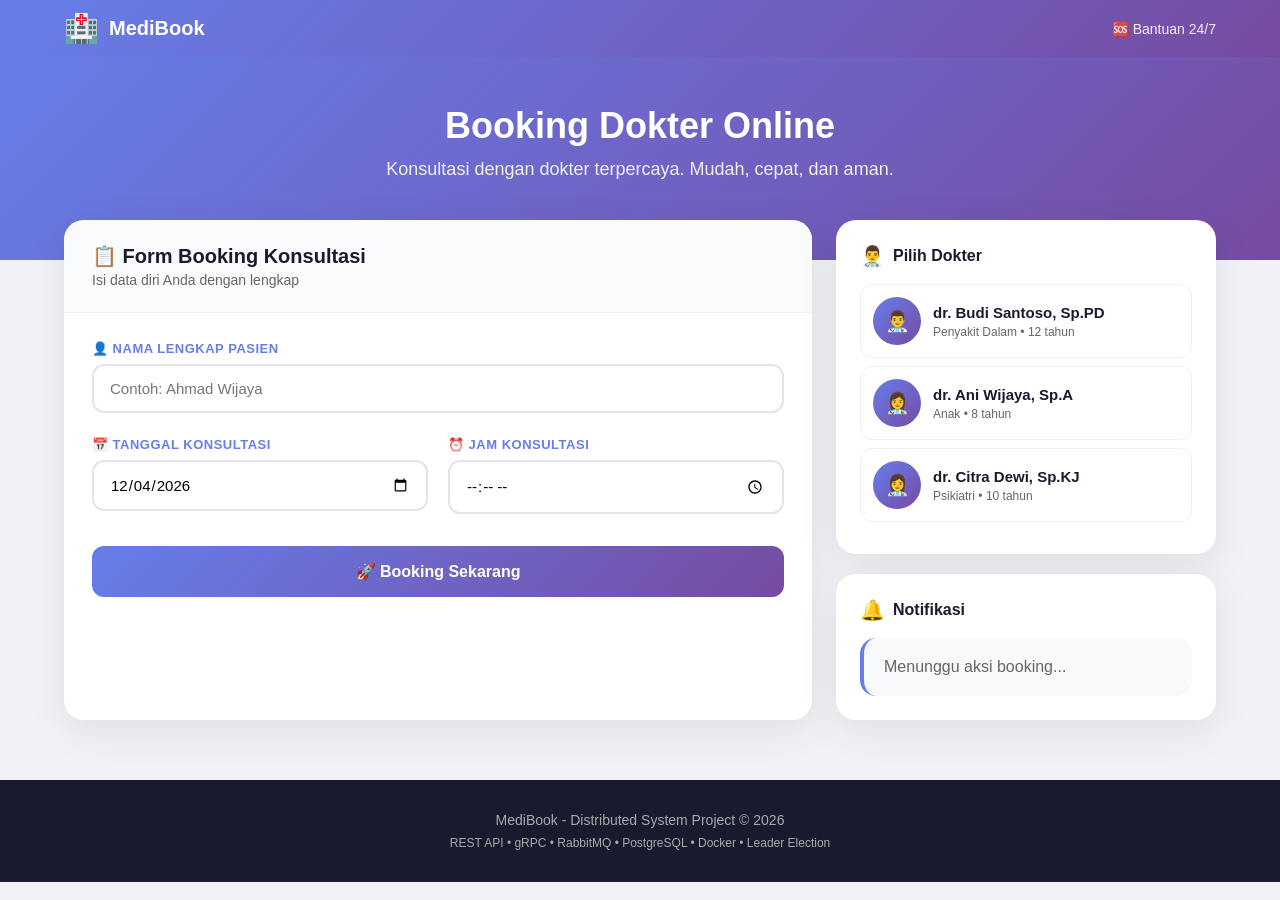
<file: frontend/index.html>
<!DOCTYPE html>
<html lang="id">
<head>
    <meta charset="UTF-8">
    <meta name="viewport" content="width=device-width, initial-scale=1.0">
    <title>MediBook - Booking Appointment</title>
    <link rel="stylesheet" href="style.css">
</head>
<body>

<!-- Top Bar -->
<div class="top-bar">
    <div class="top-bar-content">
        <div class="logo">
            <span>🏥</span>
            MediBook
        </div>
        <a href="#" class="help-link">🆘 Bantuan 24/7</a>
    </div>
</div>

<!-- Hero Section -->
<div class="hero">
    <h1>Booking Dokter Online</h1>
    <p>Konsultasi dengan dokter terpercaya. Mudah, cepat, dan aman.</p>
</div>

<!-- Main Content -->
<div class="container">
    <div class="booking-layout">
        
        <!-- Kolom Kiri: Form Booking -->
        <div class="main-card">
            <div class="card-header">
                <h2>📋 Form Booking Konsultasi</h2>
                <p>Isi data diri Anda dengan lengkap</p>
            </div>
            <div class="card-body">
                <div class="form-group">
                    <label>👤 Nama Lengkap Pasien</label>
                    <input type="text" id="patientName" placeholder="Contoh: Ahmad Wijaya" autocomplete="off">
                </div>
                
                <div class="form-row">
                    <div class="form-group">
                        <label>📅 Tanggal Konsultasi</label>
                        <input type="date" id="tanggal">
                    </div>
                    <div class="form-group">
                        <label>⏰ Jam Konsultasi</label>
                        <input type="time" id="jam">
                    </div>
                </div>
                
                <button class="btn-primary" onclick="processBooking()">
                    🚀 Booking Sekarang
                </button>
            </div>
        </div>
        
        <!-- Kolom Kanan: Pilih Dokter + Notifikasi -->
        <div>
            <!-- Pilih Dokter -->
            <div class="sidebar-card">
                <h3><span>👨‍⚕️</span> Pilih Dokter</h3>
                <div id="doctorListContainer"></div>
                <input type="hidden" id="selectedDoctorId">
            </div>
            
            <!-- Notifikasi -->
            <div class="sidebar-card" style="margin-top: 20px;">
                <h3><span>🔔</span> Notifikasi</h3>
                <div id="notificationContainer">
                    <div class="notification-box" style="background:#f8f9fa;">
                        <div style="color:#666;">Menunggu aksi booking...</div>
                    </div>
                </div>
            </div>
        </div>
        
    </div>
</div>

<!-- Footer -->
<div class="footer">
    <p>MediBook - Distributed System Project © 2026</p>
    <p style="font-size: 12px; margin-top: 8px;">REST API • gRPC • RabbitMQ • PostgreSQL • Docker • Leader Election</p>
</div>

<script src="script.js"></script>
</body>
</html>
</file>
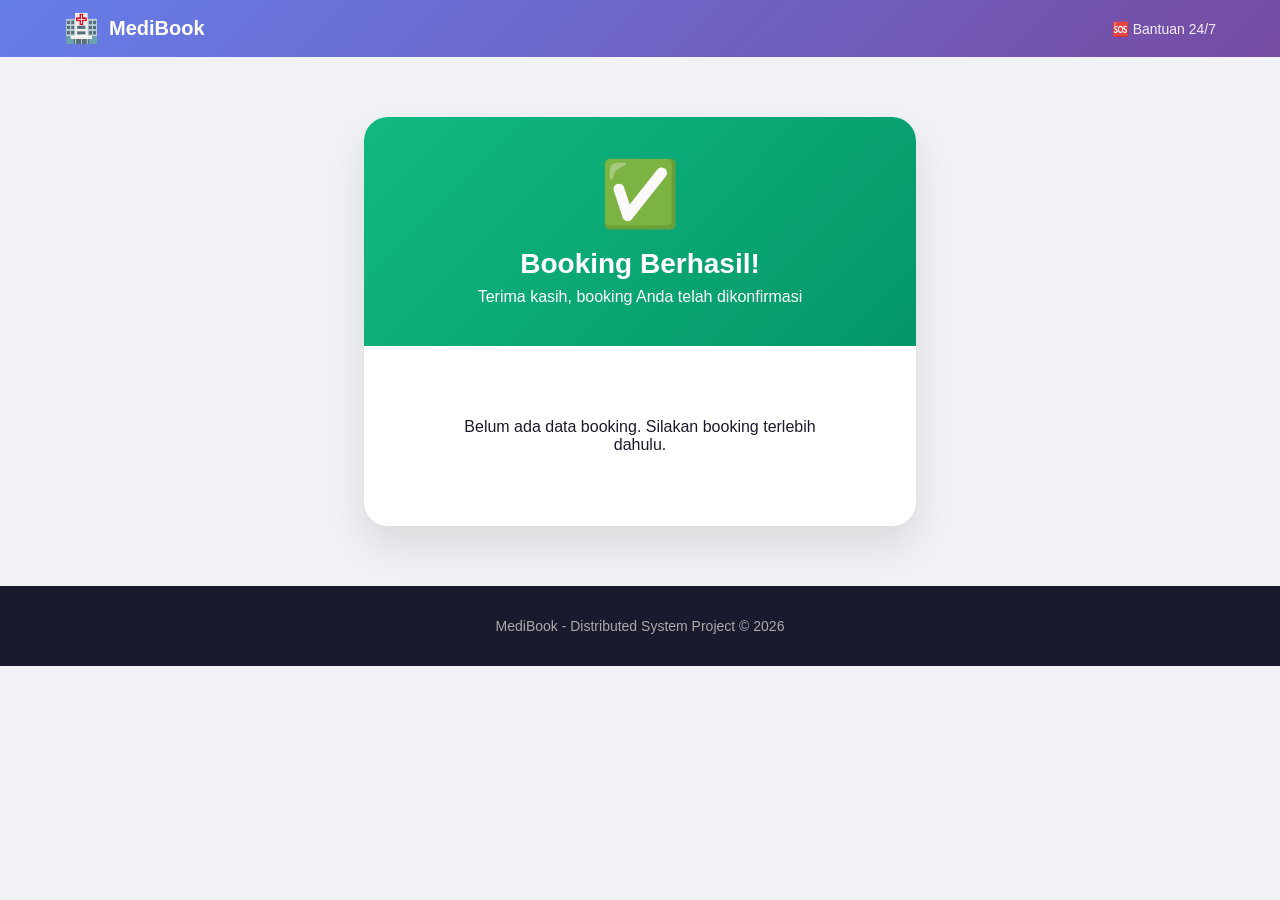
<file: frontend/detail.html>
<!DOCTYPE html>
<html lang="id">
<head>
    <meta charset="UTF-8">
    <meta name="viewport" content="width=device-width, initial-scale=1.0">
    <title>Detail Booking - MediBook</title>
    <link rel="stylesheet" href="style.css">
    <style>
        .detail-container {
            max-width: 600px;
            margin: 60px auto;
        }
        
        .success-card {
            background: white;
            border-radius: 24px;
            box-shadow: 0 20px 40px rgba(0,0,0,0.1);
            overflow: hidden;
            text-align: center;
        }
        
        .success-header {
            background: linear-gradient(135deg, #10b981 0%, #059669 100%);
            padding: 40px;
            color: white;
        }
        
        .success-icon {
            font-size: 64px;
            margin-bottom: 16px;
        }
        
        .success-header h2 {
            font-size: 28px;
            font-weight: 600;
            margin-bottom: 8px;
        }
        
        .success-body {
            padding: 32px;
        }
        
        .info-row {
            display: flex;
            justify-content: space-between;
            padding: 16px 0;
            border-bottom: 1px solid #eef2f6;
        }
        
        .info-label {
            font-weight: 600;
            color: #666;
        }
        
        .info-value {
            font-weight: 500;
            color: #1a1a2e;
        }
        
        .queue-number {
            background: linear-gradient(135deg, #667eea 0%, #764ba2 100%);
            padding: 20px;
            border-radius: 16px;
            margin: 24px 0;
            text-align: center;
        }
        
        .queue-label {
            font-size: 14px;
            color: rgba(255,255,255,0.8);
            margin-bottom: 8px;
        }
        
        .queue-value {
            font-size: 48px;
            font-weight: 800;
            color: white;
        }
        
        .btn-back {
            background: #f0f2f5;
            color: #1a1a2e;
            border: none;
            padding: 14px 28px;
            font-size: 16px;
            font-weight: 600;
            border-radius: 12px;
            cursor: pointer;
            margin-top: 16px;
            width: 100%;
        }
        
        .btn-back:hover {
            background: #e4e6eb;
        }
    </style>
</head>
<body>

<div class="top-bar">
    <div class="top-bar-content">
        <div class="logo">
            <span>🏥</span>
            MediBook
        </div>
        <a href="#" class="help-link">🆘 Bantuan 24/7</a>
    </div>
</div>

<div class="container detail-container">
    <div class="success-card">
        <div class="success-header">
            <div class="success-icon">✅</div>
            <h2>Booking Berhasil!</h2>
            <p>Terima kasih, booking Anda telah dikonfirmasi</p>
        </div>
        <div class="success-body">
            <div class="info-row">
                <span class="info-label">👤 Nama Pasien</span>
                <span class="info-value" id="detailName">-</span>
            </div>
            <div class="info-row">
                <span class="info-label">👨‍⚕️ Dokter</span>
                <span class="info-value" id="detailDoctor">-</span>
            </div>
            <div class="info-row">
                <span class="info-label">📅 Tanggal</span>
                <span class="info-value" id="detailDate">-</span>
            </div>
            <div class="info-row">
                <span class="info-label">⏰ Jam</span>
                <span class="info-value" id="detailTime">-</span>
            </div>
            
            <div class="queue-number">
                <div class="queue-label">Nomor Antrean Anda</div>
                <div class="queue-value" id="detailQueue">-</div>
            </div>
            
            <button class="btn-back" onclick="goBack()">
                ← Kembali ke Halaman Booking
            </button>
        </div>
    </div>
</div>

<div class="footer">
    <p>MediBook - Distributed System Project © 2026</p>
</div>

<script>
    function loadDetail() {
        const data = localStorage.getItem("bookingDetail");
        if (data) {
            const booking = JSON.parse(data);
            document.getElementById("detailName").innerText = booking.patient_name || "-";
            document.getElementById("detailDoctor").innerText = booking.doctor_name || "-";
            document.getElementById("detailDate").innerText = booking.tanggal || "-";
            document.getElementById("detailTime").innerText = booking.jam || "-";
            document.getElementById("detailQueue").innerText = booking.queue_number || "-";
        } else {
            document.querySelector(".success-body").innerHTML = "<p style='padding:40px;'>Belum ada data booking. Silakan booking terlebih dahulu.</p>";
        }
    }
    
    function goBack() {
        window.location.href = "index.html";
    }
    
    loadDetail();
</script>

</body>
</html>
</file>
<file: frontend/style.css>
* {
    margin: 0;
    padding: 0;
    box-sizing: border-box;
}

body {
    font-family: 'Inter', -apple-system, BlinkMacSystemFont, 'Segoe UI', Roboto, Oxygen, Ubuntu, sans-serif;
    background: #f0f2f5;
    color: #1a1a2e;
}

/* Header Profesional */
.top-bar {
    background: linear-gradient(135deg, #667eea 0%, #764ba2 100%);
    padding: 12px 0;
}

.top-bar-content {
    max-width: 1200px;
    margin: 0 auto;
    padding: 0 24px;
    display: flex;
    justify-content: space-between;
    align-items: center;
}

.logo {
    display: flex;
    align-items: center;
    gap: 10px;
    font-size: 20px;
    font-weight: 600;
    color: white;
}

.logo span {
    font-size: 28px;
}

.help-link {
    color: rgba(255,255,255,0.9);
    text-decoration: none;
    font-size: 14px;
}

/* Header Hero */
.hero {
    background: linear-gradient(135deg, #667eea 0%, #764ba2 100%);
    padding: 48px 24px 80px 24px;
    text-align: center;
    color: white;
}

.hero h1 {
    font-size: 36px;
    font-weight: 700;
    margin-bottom: 12px;
}

.hero p {
    font-size: 18px;
    opacity: 0.9;
    max-width: 600px;
    margin: 0 auto;
}

/* Container */
.container {
    max-width: 1200px;
    margin: -40px auto 60px auto;
    padding: 0 24px;
}

/* Main Layout - 2 Kolom */
.booking-layout {
    display: grid;
    grid-template-columns: 1fr 380px;
    gap: 24px;
}

@media (max-width: 768px) {
    .booking-layout {
        grid-template-columns: 1fr;
    }
}

/* Card Utama */
.main-card {
    background: white;
    border-radius: 20px;
    box-shadow: 0 10px 40px rgba(0,0,0,0.08);
    overflow: hidden;
}

.card-header {
    padding: 24px 28px;
    border-bottom: 1px solid #eef2f6;
    background: #fafbfc;
}

.card-header h2 {
    font-size: 20px;
    font-weight: 600;
    color: #1a1a2e;
}

.card-header p {
    font-size: 14px;
    color: #666;
    margin-top: 4px;
}

.card-body {
    padding: 28px;
}

/* Form Styling */
.form-group {
    margin-bottom: 24px;
}

.form-row {
    display: grid;
    grid-template-columns: 1fr 1fr;
    gap: 20px;
}

label {
    display: block;
    font-size: 13px;
    font-weight: 600;
    text-transform: uppercase;
    letter-spacing: 0.5px;
    color: #667eea;
    margin-bottom: 8px;
}

input, select {
    width: 100%;
    padding: 14px 16px;
    font-size: 15px;
    border: 2px solid #e1e5eb;
    border-radius: 12px;
    transition: all 0.2s ease;
    background: white;
    font-family: inherit;
}

input:focus, select:focus {
    outline: none;
    border-color: #667eea;
    box-shadow: 0 0 0 3px rgba(102, 126, 234, 0.1);
}

/* Tombol */
.btn-primary {
    width: 100%;
    background: linear-gradient(135deg, #667eea 0%, #764ba2 100%);
    color: white;
    border: none;
    padding: 16px;
    font-size: 16px;
    font-weight: 600;
    border-radius: 12px;
    cursor: pointer;
    transition: transform 0.2s, box-shadow 0.2s;
    margin-top: 8px;
}

.btn-primary:hover {
    transform: translateY(-2px);
    box-shadow: 0 10px 20px rgba(102, 126, 234, 0.3);
}

/* Sidebar */
.sidebar-card {
    background: white;
    border-radius: 20px;
    box-shadow: 0 10px 40px rgba(0,0,0,0.08);
    padding: 24px;
}

.sidebar-card h3 {
    font-size: 16px;
    font-weight: 600;
    color: #1a1a2e;
    margin-bottom: 16px;
    display: flex;
    align-items: center;
    gap: 8px;
}

.sidebar-card h3 span {
    font-size: 20px;
}

/* Doctor List */
.doctor-list {
    margin-bottom: 24px;
}

.doctor-item {
    display: flex;
    align-items: center;
    gap: 12px;
    padding: 12px;
    border-radius: 12px;
    cursor: pointer;
    transition: background 0.2s;
    margin-bottom: 8px;
    border: 1px solid #eef2f6;
}

.doctor-item.selected {
    background: #f0f4ff;
    border-color: #667eea;
}

.doctor-avatar {
    width: 48px;
    height: 48px;
    background: linear-gradient(135deg, #667eea, #764ba2);
    border-radius: 50%;
    display: flex;
    align-items: center;
    justify-content: center;
    color: white;
    font-size: 20px;
}

.doctor-info h4 {
    font-size: 15px;
    font-weight: 600;
    margin-bottom: 4px;
}

.doctor-info p {
    font-size: 12px;
    color: #666;
}

/* Notification */
.notification-box {
    background: #f8f9fa;
    border-radius: 16px;
    padding: 20px;
    margin-top: 16px;
    border-left: 4px solid #667eea;
}

/* Footer */
.footer {
    background: #1a1a2e;
    color: #aaa;
    text-align: center;
    padding: 32px;
    font-size: 14px;
    margin-top: 60px;
}

/* Spinner loading */
.loading {
    text-align: center;
    padding: 20px;
}

.spinner {
    width: 40px;
    height: 40px;
    border: 3px solid #eef2f6;
    border-top-color: #667eea;
    border-radius: 50%;
    animation: spin 0.8s linear infinite;
    margin: 0 auto;
}

@keyframes spin {
    to { transform: rotate(360deg); }
}
</file>
